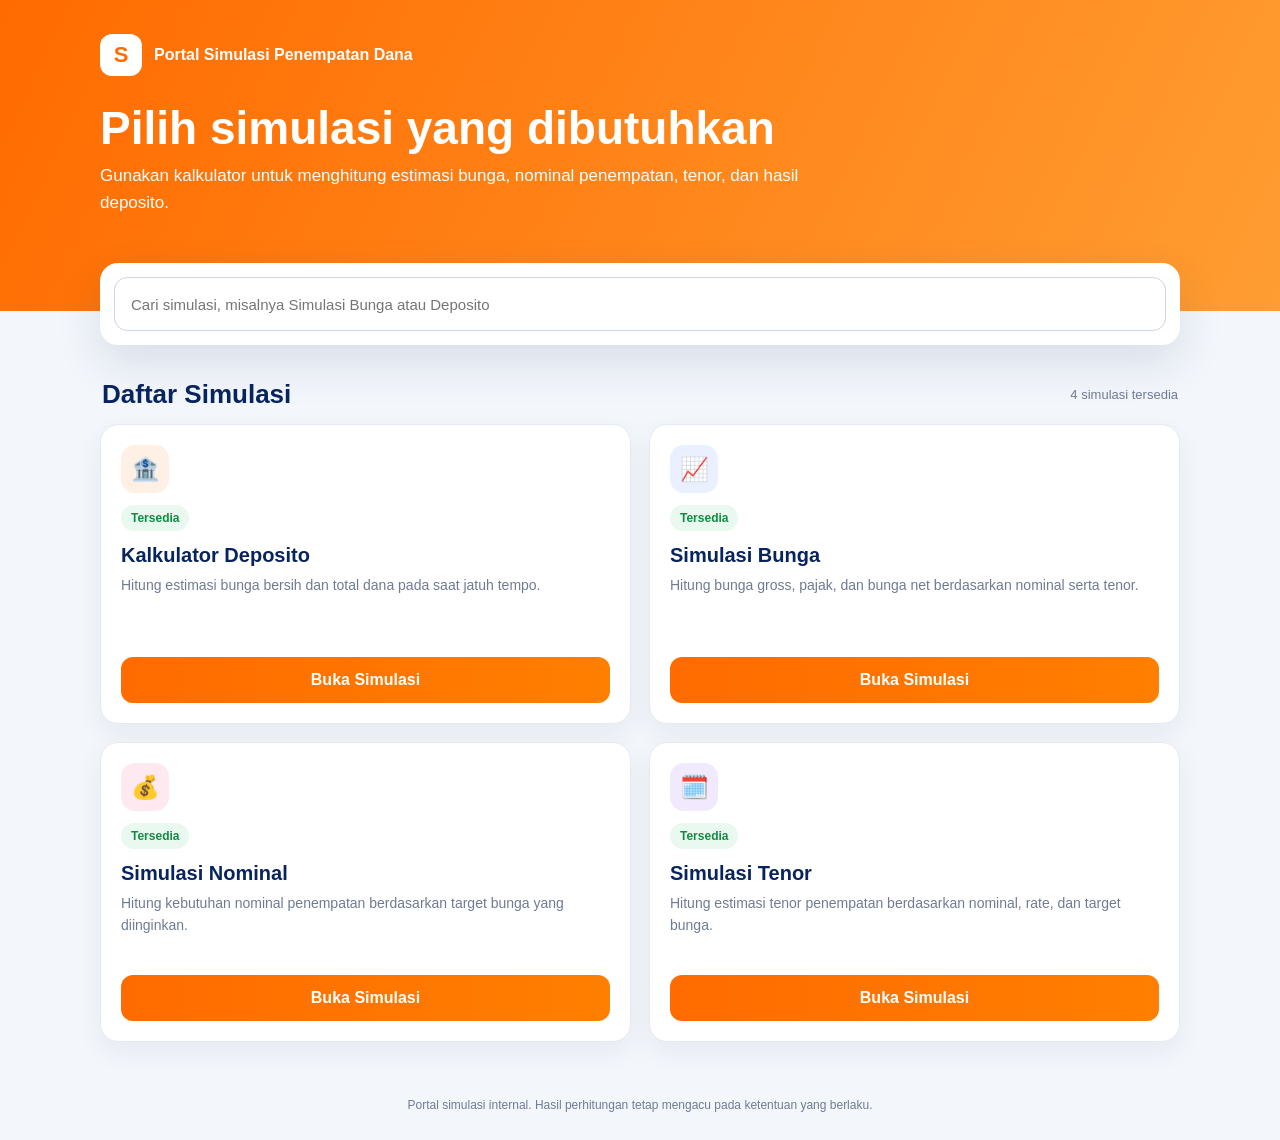
<file: index.html>
<!doctype html>
<html lang="id">
<head>
  <meta charset="utf-8">
  <meta name="viewport" content="width=device-width,initial-scale=1">
  <title>Portal Simulasi Penempatan Dana</title>
  <link rel="stylesheet" href="assets/style.css">
</head>
<body>
  <header class="hero">
    <div class="wrap">
      <div class="brand-row">
        <div class="brand-mark">S</div>
        <div class="brand-name">Portal Simulasi Penempatan Dana</div>
      </div>
      <h1>Pilih simulasi yang dibutuhkan</h1>
      <p>Gunakan kalkulator untuk menghitung estimasi bunga, nominal penempatan, tenor, dan hasil deposito.</p>
    </div>
  </header>

  <main class="wrap content">
    <div class="search-card">
      <input id="searchInput" type="search" placeholder="Cari simulasi, misalnya Simulasi Bunga atau Deposito">
    </div>

    <section>
      <div class="section-head">
        <h2>Daftar Simulasi</h2>
        <span id="countText">4 simulasi tersedia</span>
      </div>

      <div class="grid" id="cardGrid">
        <article class="card" data-search="deposito kalkulator deposito bunga bersih total akhir">
          <div class="icon orange-soft">🏦</div>
          <div class="status">Tersedia</div>
          <h3>Kalkulator Deposito</h3>
          <p>Hitung estimasi bunga bersih dan total dana pada saat jatuh tempo.</p>
          <a class="primary-btn" href="deposito.html">Buka Simulasi</a>
        </article>

        <article class="card" data-search="simulasi bunga nominal tenor tiering suku bunga">
          <div class="icon blue-soft">📈</div>
          <div class="status">Tersedia</div>
          <h3>Simulasi Bunga</h3>
          <p>Hitung bunga gross, pajak, dan bunga net berdasarkan nominal serta tenor.</p>
          <a class="primary-btn" href="simulasi-bunga.html">Buka Simulasi</a>
        </article>

        <article class="card" data-search="simulasi nominal penempatan target bunga">
          <div class="icon pink-soft">💰</div>
          <div class="status">Tersedia</div>
          <h3>Simulasi Nominal</h3>
          <p>Hitung kebutuhan nominal penempatan berdasarkan target bunga yang diinginkan.</p>
          <a class="primary-btn" href="simulasi-nominal.html">Buka Simulasi</a>
        </article>

        <article class="card" data-search="simulasi tenor bulan hari target bunga">
          <div class="icon purple-soft">🗓️</div>
          <div class="status">Tersedia</div>
          <h3>Simulasi Tenor</h3>
          <p>Hitung estimasi tenor penempatan berdasarkan nominal, rate, dan target bunga.</p>
          <a class="primary-btn" href="simulasi-tenor.html">Buka Simulasi</a>
        </article>
      </div>
    </section>

    <footer>Portal simulasi internal. Hasil perhitungan tetap mengacu pada ketentuan yang berlaku.</footer>
  </main>

  <script src="assets/index.js"></script>
</body>
</html>
</file>
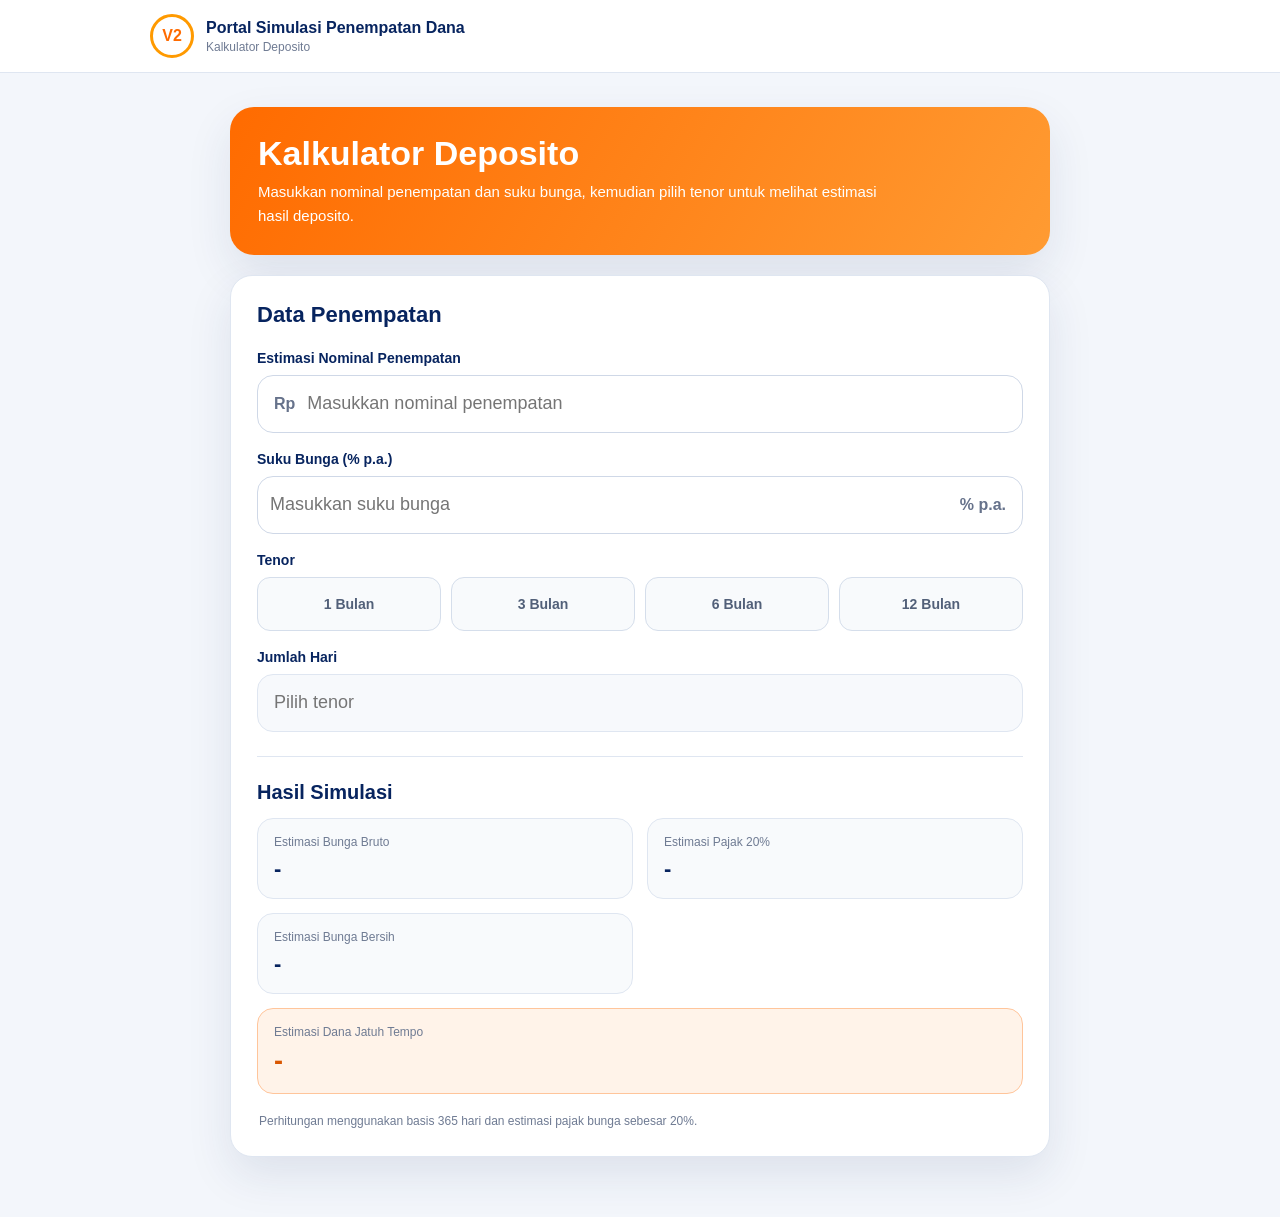
<file: deposito.html>
<!doctype html>
<html lang="id">
<head>
  <meta charset="utf-8" />
  <meta name="viewport" content="width=device-width, initial-scale=1" />
  <title>Kalkulator Deposito</title>
  <style>
    :root{
      --orange:#ff6b00;
      --orange-dark:#d95600;
      --orange-soft:#fff3e9;
      --navy:#07245f;
      --text:#27324b;
      --muted:#6f7b93;
      --line:#dfe6f1;
      --bg:#f3f6fb;
      --white:#ffffff;
      --shadow:0 18px 45px rgba(26,51,95,.10);
    }

    *{box-sizing:border-box}

    body{
      margin:0;
      font-family:Inter,Segoe UI,Arial,sans-serif;
      color:var(--text);
      background:var(--bg);
    }

    .topbar{
      background:var(--white);
      border-bottom:1px solid var(--line);
      position:sticky;
      top:0;
      z-index:10;
    }

    .topbar-inner{
      width:min(980px,calc(100% - 28px));
      height:72px;
      margin:auto;
      display:flex;
      align-items:center;
      gap:12px;
    }

    .brand{
      width:44px;
      height:44px;
      border:3px solid #ff9a00;
      border-radius:50%;
      display:grid;
      place-items:center;
      color:var(--orange);
      font-weight:900;
      background:#fff;
    }

    .brand-copy strong{
      display:block;
      color:var(--navy);
      font-size:16px;
    }

    .brand-copy span{
      display:block;
      margin-top:3px;
      color:var(--muted);
      font-size:12px;
    }

    .page{
      width:min(820px,calc(100% - 28px));
      margin:34px auto 60px;
    }

    .hero-card{
      background:linear-gradient(120deg,var(--orange),#ff9b32);
      color:#fff;
      border-radius:24px;
      padding:28px;
      box-shadow:var(--shadow);
      margin-bottom:20px;
    }

    .hero-card h1{
      margin:0 0 8px;
      font-size:34px;
      line-height:1.1;
    }

    .hero-card p{
      margin:0;
      font-size:15px;
      line-height:1.55;
      max-width:640px;
    }

    .panel{
      background:var(--white);
      border:1px solid var(--line);
      border-radius:22px;
      box-shadow:var(--shadow);
      padding:26px;
    }

    .panel-title{
      margin:0 0 22px;
      color:var(--navy);
      font-size:22px;
    }

    .form-grid{
      display:grid;
      grid-template-columns:1fr 1fr;
      gap:18px;
    }

    .field.full{
      grid-column:1 / -1;
    }

    label{
      display:block;
      margin-bottom:9px;
      font-size:14px;
      font-weight:800;
      color:var(--navy);
    }

    .input-wrap{
      display:flex;
      align-items:center;
      min-height:58px;
      border:1.5px solid #cfd8e7;
      border-radius:16px;
      background:#fff;
      transition:.18s ease;
      overflow:hidden;
    }

    .input-wrap:focus-within{
      border-color:var(--orange);
      box-shadow:0 0 0 4px rgba(255,107,0,.13);
    }

    .prefix,.suffix{
      color:#66728b;
      font-weight:800;
      white-space:nowrap;
    }

    .prefix{padding-left:16px}
    .suffix{padding-right:16px}

    .input-wrap input{
      width:100%;
      min-width:0;
      border:0;
      outline:0;
      background:transparent;
      padding:0 12px;
      font-size:18px;
      color:#35415a;
      height:56px;
    }

    input[type="number"]{
      appearance:textfield;
      -moz-appearance:textfield;
    }

    input[type="number"]::-webkit-inner-spin-button,
    input[type="number"]::-webkit-outer-spin-button{
      -webkit-appearance:none;
      margin:0;
    }

    .tenor-grid{
      display:grid;
      grid-template-columns:repeat(4,1fr);
      gap:10px;
    }

    .tenor-btn{
      height:54px;
      border:1px solid #d5deeb;
      border-radius:13px;
      background:#f8fafc;
      color:#526079;
      font-weight:800;
      font-size:14px;
      cursor:pointer;
      transition:.18s ease;
    }

    .tenor-btn:hover{
      border-color:#ffb47e;
      transform:translateY(-1px);
    }

    .tenor-btn.active{
      border-color:transparent;
      background:linear-gradient(90deg,var(--orange),#ff9700);
      color:#fff;
      box-shadow:0 9px 18px rgba(255,107,0,.20);
    }

    .readonly{
      width:100%;
      min-height:58px;
      border:1.5px solid var(--line);
      border-radius:16px;
      background:#f7f9fc;
      padding:0 16px;
      color:#5c6880;
      font-size:18px;
    }

    .result-section{
      margin-top:24px;
      padding-top:24px;
      border-top:1px solid var(--line);
    }

    .result-title{
      margin:0 0 14px;
      color:var(--navy);
      font-size:20px;
    }

    .result-grid{
      display:grid;
      grid-template-columns:repeat(2,1fr);
      gap:14px;
    }

    .result-card{
      border:1px solid var(--line);
      border-radius:16px;
      padding:16px;
      background:#f8fafc;
    }

    .result-card span{
      display:block;
      color:var(--muted);
      font-size:12px;
      margin-bottom:7px;
    }

    .result-card strong{
      display:block;
      color:var(--navy);
      font-size:22px;
      overflow-wrap:anywhere;
    }

    .result-card.total{
      grid-column:1 / -1;
      background:var(--orange-soft);
      border-color:#ffc59b;
    }

    .result-card.total strong{
      color:var(--orange-dark);
      font-size:27px;
    }

    .note{
      margin:18px 2px 0;
      color:var(--muted);
      font-size:12px;
      line-height:1.55;
    }

    @media(max-width:680px){
      .topbar-inner{
        height:64px;
      }

      .brand-copy span{
        display:none;
      }

      .page{
        margin-top:18px;
      }

      .hero-card{
        padding:22px 18px;
        border-radius:18px;
      }

      .hero-card h1{
        font-size:28px;
      }

      .panel{
        padding:18px 14px;
        border-radius:18px;
      }

      .form-grid{
        grid-template-columns:1fr;
        gap:16px;
      }

      .field.full{
        grid-column:auto;
      }

      .tenor-grid{
        grid-template-columns:repeat(2,1fr);
      }

      .result-grid{
        grid-template-columns:1fr;
      }

      .result-card.total{
        grid-column:auto;
      }

      .result-card strong{
        font-size:20px;
      }

      .result-card.total strong{
        font-size:24px;
      }
    }
  </style>
</head>
<body>
  <header class="topbar">
    <div class="topbar-inner">
      <div class="brand">V2</div>
      <div class="brand-copy">
        <strong>Portal Simulasi Penempatan Dana</strong>
        <span>Kalkulator Deposito</span>
      </div>
    </div>
  </header>

  <main class="page">
    <section class="hero-card">
      <h1>Kalkulator Deposito</h1>
      <p>Masukkan nominal penempatan dan suku bunga, kemudian pilih tenor untuk melihat estimasi hasil deposito.</p>
    </section>

    <section class="panel">
      <h2 class="panel-title">Data Penempatan</h2>

      <div class="form-grid">
        <div class="field full">
          <label for="nominal">Estimasi Nominal Penempatan</label>
          <div class="input-wrap">
            <span class="prefix">Rp</span>
            <input id="nominal" inputmode="numeric" value="" placeholder="Masukkan nominal penempatan" autocomplete="off" />
          </div>
        </div>

        <div class="field full">
          <label for="rate">Suku Bunga (% p.a.)</label>
          <div class="input-wrap">
            <input id="rate" type="number" value="" placeholder="Masukkan suku bunga" step="0.01" min="0" />
            <span class="suffix">% p.a.</span>
          </div>
        </div>

        <div class="field full">
          <label>Tenor</label>
          <div class="tenor-grid">
            <button type="button" class="tenor-btn" data-days="30">1 Bulan</button>
            <button type="button" class="tenor-btn" data-days="90">3 Bulan</button>
            <button type="button" class="tenor-btn" data-days="180">6 Bulan</button>
            <button type="button" class="tenor-btn" data-days="365">12 Bulan</button>
          </div>
        </div>

        <div class="field full">
          <label for="days">Jumlah Hari</label>
          <input id="days" class="readonly" value="" placeholder="Pilih tenor" readonly />
        </div>
      </div>

      <section class="result-section">
        <h2 class="result-title">Hasil Simulasi</h2>
        <div class="result-grid">
          <div class="result-card">
            <span>Estimasi Bunga Bruto</span>
            <strong id="gross">-</strong>
          </div>

          <div class="result-card">
            <span>Estimasi Pajak 20%</span>
            <strong id="tax">-</strong>
          </div>

          <div class="result-card">
            <span>Estimasi Bunga Bersih</span>
            <strong id="net">-</strong>
          </div>

          <div class="result-card total">
            <span>Estimasi Dana Jatuh Tempo</span>
            <strong id="total">-</strong>
          </div>
        </div>
      </section>

      <p class="note">Perhitungan menggunakan basis 365 hari dan estimasi pajak bunga sebesar 20%.</p>
    </section>
  </main>

  <script>
    const nominalInput = document.getElementById('nominal');
    const rateInput = document.getElementById('rate');
    const daysInput = document.getElementById('days');
    const grossEl = document.getElementById('gross');
    const taxEl = document.getElementById('tax');
    const netEl = document.getElementById('net');
    const totalEl = document.getElementById('total');
    const tenorButtons = [...document.querySelectorAll('.tenor-btn')];

    let selectedDays = 0;

    function onlyDigits(value){
      return String(value).replace(/\D/g,'');
    }

    function formatNumber(value){
      return Number(value || 0).toLocaleString('id-ID');
    }

    function rupiah(value){
      return 'Rp ' + Math.round(value || 0).toLocaleString('id-ID');
    }

    function formatNominalInput(){
      const raw = onlyDigits(nominalInput.value);
      nominalInput.value = raw ? formatNumber(raw) : '';
    }

    function resetResults(){
      grossEl.textContent = '-';
      taxEl.textContent = '-';
      netEl.textContent = '-';
      totalEl.textContent = '-';
    }

    function calculate(){
      const nominal = Number(onlyDigits(nominalInput.value)) || 0;
      const rate = Number(rateInput.value) || 0;

      daysInput.value = selectedDays ? selectedDays + ' hari' : '';

      if(!nominal || !rate || !selectedDays){
        resetResults();
        return;
      }

      const gross = nominal * (rate / 100) * (selectedDays / 365);
      const tax = gross * 0.20;
      const net = gross - tax;
      const total = nominal + net;

      grossEl.textContent = rupiah(gross);
      taxEl.textContent = rupiah(tax);
      netEl.textContent = rupiah(net);
      totalEl.textContent = rupiah(total);
    }

    nominalInput.addEventListener('input', () => {
      formatNominalInput();
      calculate();
    });

    rateInput.addEventListener('input', calculate);

    tenorButtons.forEach(button => {
      button.addEventListener('click', () => {
        tenorButtons.forEach(item => item.classList.remove('active'));
        button.classList.add('active');
        selectedDays = Number(button.dataset.days);
        calculate();
      });
    });


  </script>
</body>
</html>
</file>
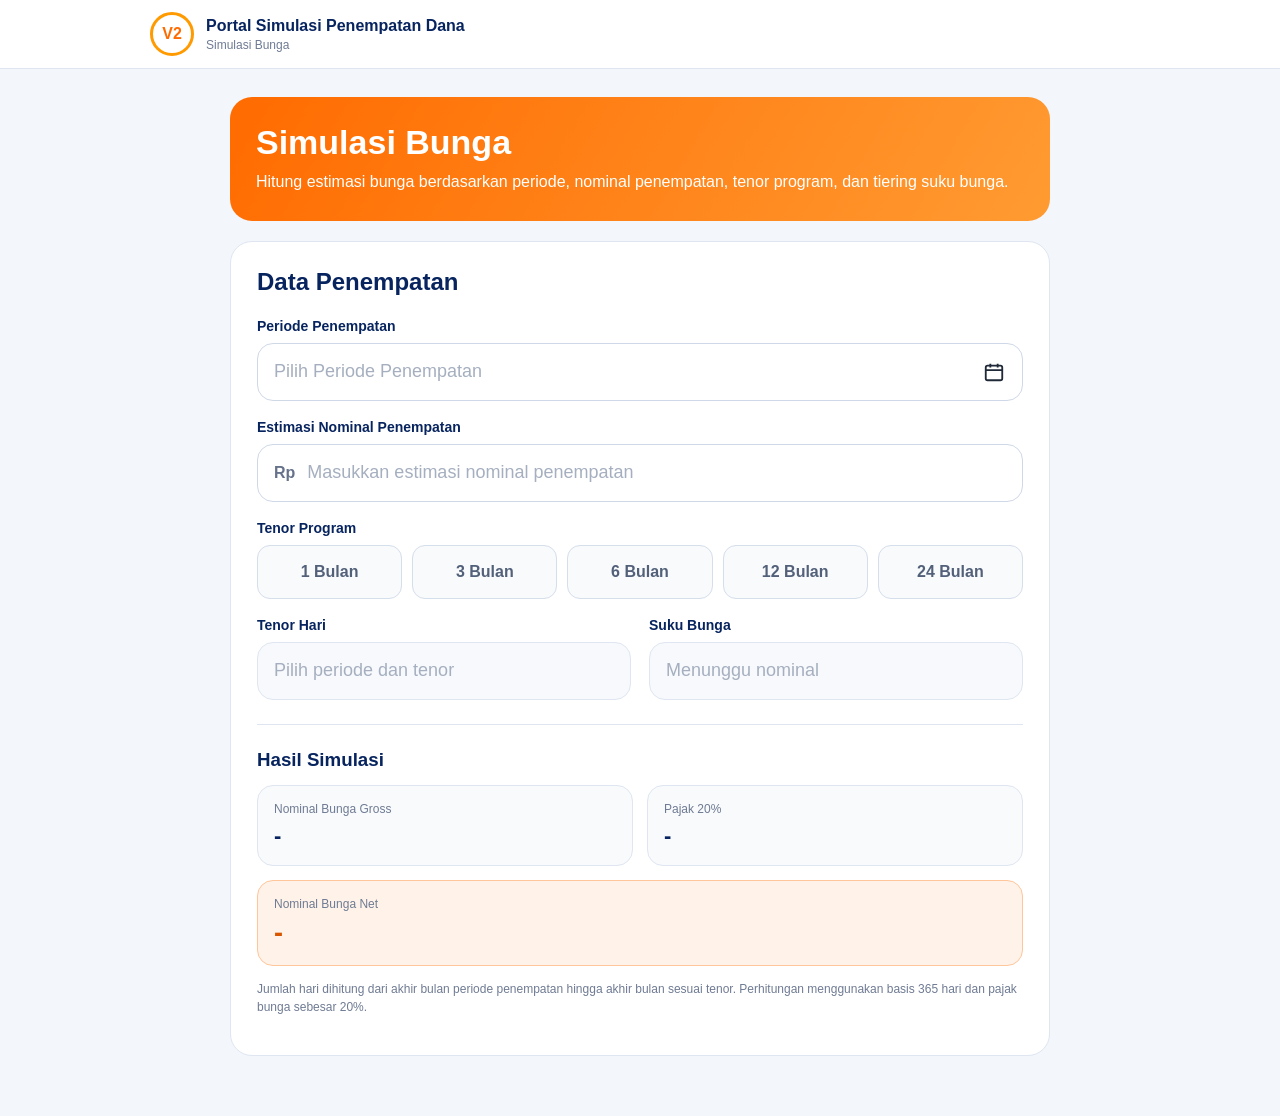
<file: simulasi-bunga.html>
<!doctype html>
<html lang="id">
<head>
  <meta charset="utf-8">
  <meta name="viewport" content="width=device-width, initial-scale=1">
  <title>Simulasi Bunga</title>

  <style>
    :root{
      --orange:#ff6b00;
      --orange-2:#ff9b32;
      --orange-soft:#fff3e9;
      --navy:#07245f;
      --text:#27324b;
      --muted:#6f7b93;
      --line:#dfe6f1;
      --bg:#f3f6fb;
      --white:#ffffff;
    }

    *{box-sizing:border-box}

    body{
      margin:0;
      font-family:"Segoe UI",Arial,sans-serif;
      background:var(--bg);
      color:var(--text);
    }

    button,input{font:inherit}

    .topbar{
      background:var(--white);
      border-bottom:1px solid var(--line);
    }

    .topbar-inner{
      width:min(980px,calc(100% - 28px));
      height:68px;
      margin:auto;
      display:flex;
      align-items:center;
      gap:12px;
    }

    .brand{
      width:44px;
      height:44px;
      border:3px solid #ff9a00;
      border-radius:50%;
      display:grid;
      place-items:center;
      color:var(--orange);
      font-weight:900;
      background:#fff;
    }

    .brand-copy strong{
      display:block;
      color:var(--navy);
    }

    .brand-copy span{
      display:block;
      margin-top:3px;
      font-size:12px;
      color:var(--muted);
    }

    .page{
      width:min(820px,calc(100% - 28px));
      margin:28px auto 60px;
    }

    .hero{
      padding:26px;
      border-radius:22px;
      color:#fff;
      background:linear-gradient(120deg,var(--orange),var(--orange-2));
      margin-bottom:20px;
    }

    .hero h1{
      margin:0 0 8px;
      font-size:34px;
    }

    .hero p{
      margin:0;
      line-height:1.55;
    }

    .panel{
      padding:26px;
      background:#fff;
      border:1px solid var(--line);
      border-radius:22px;
    }

    .panel h2{
      margin:0 0 22px;
      color:var(--navy);
    }

    .grid{
      display:grid;
      grid-template-columns:1fr 1fr;
      gap:18px;
    }

    .full{grid-column:1 / -1}

    label{
      display:block;
      margin-bottom:9px;
      color:var(--navy);
      font-size:14px;
      font-weight:800;
    }

    .input{
      display:flex;
      align-items:center;
      min-height:58px;
      border:1.5px solid #cfd8e7;
      border-radius:16px;
      background:#fff;
      overflow:hidden;
      transition:.18s ease;
    }

    .input:focus-within{
      border-color:var(--orange);
      box-shadow:0 0 0 4px rgba(255,107,0,.13);
    }

    .input input{
      width:100%;
      height:56px;
      border:0;
      outline:0;
      background:transparent;
      padding:0 12px;
      font-size:18px;
      color:#35415a;
    }

    .input input::placeholder,
    .readonly::placeholder{
      color:#a5afbf;
    }

    .prefix{
      padding-left:16px;
      color:#66728b;
      font-weight:800;
      white-space:nowrap;
    }

    .tenors{
      display:grid;
      grid-template-columns:repeat(5,1fr);
      gap:10px;
    }

    .tenor{
      height:54px;
      border:1px solid #d5deeb;
      border-radius:13px;
      background:#f8fafc;
      color:#526079;
      font-weight:800;
      cursor:pointer;
      transition:.18s ease;
    }

    .tenor:hover{
      border-color:#ffb47e;
      transform:translateY(-1px);
    }

    .tenor.active{
      border-color:transparent;
      background:linear-gradient(90deg,var(--orange),#ff9700);
      color:#fff;
      box-shadow:0 8px 18px rgba(255,107,0,.18);
    }

    .readonly{
      width:100%;
      min-height:58px;
      border:1.5px solid var(--line);
      border-radius:16px;
      background:#f7f9fc;
      padding:0 16px;
      color:#5c6880;
      font-size:18px;
    }

    .results{
      margin-top:24px;
      padding-top:24px;
      border-top:1px solid var(--line);
    }

    .results h3{
      margin:0 0 14px;
      color:var(--navy);
    }

    .result-grid{
      display:grid;
      grid-template-columns:1fr 1fr;
      gap:14px;
    }

    .card{
      padding:16px;
      border:1px solid var(--line);
      border-radius:16px;
      background:#f8fafc;
    }

    .card span{
      display:block;
      margin-bottom:7px;
      color:var(--muted);
      font-size:12px;
    }

    .card strong{
      display:block;
      color:var(--navy);
      font-size:22px;
      overflow-wrap:anywhere;
    }

    .card.net{
      grid-column:1 / -1;
      background:var(--orange-soft);
      border-color:#ffc59b;
    }

    .card.net strong{
      color:#d95600;
      font-size:27px;
    }

    .note{
      margin-top:14px;
      color:var(--muted);
      font-size:12px;
      line-height:1.55;
    }

    /* CUSTOM MONTH PICKER */
    .month-field{position:relative}

    .month-display{
      width:100%;
      height:58px;
      border:1.5px solid #cfd8e7;
      border-radius:16px;
      background:#fff;
      padding:0 54px 0 16px;
      font-size:18px;
      color:#35415a;
      text-align:left;
      cursor:pointer;
      transition:.18s ease;
    }

    .month-display:hover,
    .month-display:focus{
      border-color:var(--orange);
      outline:none;
      box-shadow:0 0 0 4px rgba(255,107,0,.13);
    }

    .month-display.placeholder{color:#a5afbf}

    .calendar-icon{
      position:absolute;
      right:18px;
      top:29px;
      transform:translateY(-50%);
      pointer-events:none;
      color:#1f2937;
      width:22px;
      height:22px;
    }

    .month-picker{
      display:none;
      position:absolute;
      top:66px;
      left:0;
      z-index:30;
      width:310px;
      padding:14px;
      border:1px solid #cfd8e7;
      border-radius:14px;
      background:#fff;
      box-shadow:0 16px 36px rgba(7,36,95,.16);
    }

    .month-picker.open{display:block}

    .picker-head{
      display:flex;
      align-items:center;
      justify-content:space-between;
      margin-bottom:12px;
    }

    .year-btn{
      width:34px;
      height:34px;
      border:1px solid var(--line);
      border-radius:9px;
      background:#f8fafc;
      cursor:pointer;
      font-size:18px;
      color:var(--navy);
    }

    .year-label{
      font-weight:800;
      color:var(--navy);
    }

    .month-grid{
      display:grid;
      grid-template-columns:repeat(4,1fr);
      gap:8px;
    }

    .month-option{
      height:42px;
      border:1px solid transparent;
      border-radius:10px;
      background:#f8fafc;
      cursor:pointer;
      font-weight:700;
      color:#35415a;
    }

    .month-option:hover{border-color:#ffb47e}

    .month-option.selected{
      background:var(--orange);
      color:#fff;
    }

    .picker-actions{
      display:flex;
      justify-content:space-between;
      margin-top:12px;
    }

    .text-btn{
      border:0;
      background:transparent;
      color:#0a67d8;
      cursor:pointer;
      font-weight:700;
    }

    @media(max-width:680px){
      .brand-copy span{display:none}
      .page{margin-top:18px}
      .hero{padding:22px 18px}
      .hero h1{font-size:28px}
      .panel{padding:18px 14px}
      .grid{grid-template-columns:1fr}
      .full{grid-column:auto}
      .tenors{grid-template-columns:repeat(3,1fr)}
      .result-grid{grid-template-columns:1fr}
      .card.net{grid-column:auto}
      .card strong{font-size:20px}
      .card.net strong{font-size:24px}
      .month-picker{width:min(310px,calc(100vw - 56px))}
    }
  </style>
</head>

<body>
  <header class="topbar">
    <div class="topbar-inner">
      <div class="brand">V2</div>

      <div class="brand-copy">
        <strong>Portal Simulasi Penempatan Dana</strong>
        <span>Simulasi Bunga</span>
      </div>
    </div>
  </header>

  <main class="page">
    <section class="hero">
      <h1>Simulasi Bunga</h1>
      <p>
        Hitung estimasi bunga berdasarkan periode, nominal penempatan,
        tenor program, dan tiering suku bunga.
      </p>
    </section>

    <section class="panel">
      <h2>Data Penempatan</h2>

      <div class="grid">
        <div class="full">
          <label>Periode Penempatan</label>

          <div class="month-field" id="monthField">
            <button
              type="button"
              id="monthDisplay"
              class="month-display placeholder"
              aria-haspopup="dialog"
              aria-expanded="false"
            >
              Pilih Periode Penempatan
            </button>

            <svg
              class="calendar-icon"
              viewBox="0 0 24 24"
              fill="none"
              stroke="currentColor"
              stroke-width="2"
              aria-hidden="true"
            >
              <rect x="3" y="5" width="18" height="16" rx="2"></rect>
              <path d="M16 3v4M8 3v4M3 10h18"></path>
            </svg>

            <div
              id="monthPicker"
              class="month-picker"
              role="dialog"
              aria-label="Pilih periode penempatan"
            >
              <div class="picker-head">
                <button type="button" class="year-btn" id="prevYear" aria-label="Tahun sebelumnya">‹</button>
                <div class="year-label" id="yearLabel">2026</div>
                <button type="button" class="year-btn" id="nextYear" aria-label="Tahun berikutnya">›</button>
              </div>

              <div class="month-grid" id="monthGrid"></div>

              <div class="picker-actions">
                <button type="button" class="text-btn" id="clearMonth">Hapus</button>
                <button type="button" class="text-btn" id="thisMonth">Bulan ini</button>
              </div>
            </div>
          </div>

          <input type="hidden" id="period" value="">
        </div>

        <div class="full">
          <label for="nominal">Estimasi Nominal Penempatan</label>

          <div class="input">
            <span class="prefix">Rp</span>

            <input
              id="nominal"
              type="text"
              inputmode="numeric"
              value=""
              placeholder="Masukkan estimasi nominal penempatan"
              autocomplete="off"
            >
          </div>
        </div>

        <div class="full">
          <label>Tenor Program</label>

          <div class="tenors">
            <button type="button" class="tenor" data-months="1">1 Bulan</button>
            <button type="button" class="tenor" data-months="3">3 Bulan</button>
            <button type="button" class="tenor" data-months="6">6 Bulan</button>
            <button type="button" class="tenor" data-months="12">12 Bulan</button>
            <button type="button" class="tenor" data-months="24">24 Bulan</button>
          </div>
        </div>

        <div>
          <label for="days">Tenor Hari</label>

          <input
            id="days"
            class="readonly"
            value=""
            placeholder="Pilih periode dan tenor"
            readonly
          >
        </div>

        <div>
          <label for="rate">Suku Bunga</label>

          <input
            id="rate"
            class="readonly"
            value=""
            placeholder="Menunggu nominal"
            readonly
          >
        </div>
      </div>

      <section class="results">
        <h3>Hasil Simulasi</h3>

        <div class="result-grid">
          <div class="card">
            <span>Nominal Bunga Gross</span>
            <strong id="gross">-</strong>
          </div>

          <div class="card">
            <span>Pajak 20%</span>
            <strong id="tax">-</strong>
          </div>

          <div class="card net">
            <span>Nominal Bunga Net</span>
            <strong id="net">-</strong>
          </div>
        </div>
      </section>

      <p class="note">
        Jumlah hari dihitung dari akhir bulan periode penempatan hingga akhir
        bulan sesuai tenor. Perhitungan menggunakan basis 365 hari dan pajak
        bunga sebesar 20%.
      </p>
    </section>
  </main>

  <script>
    const period = document.getElementById("period");
    const nominal = document.getElementById("nominal");
    const days = document.getElementById("days");
    const rate = document.getElementById("rate");
    const gross = document.getElementById("gross");
    const tax = document.getElementById("tax");
    const net = document.getElementById("net");

    const tenorButtons = [
      ...document.querySelectorAll(".tenor")
    ];

    const monthField = document.getElementById("monthField");
    const monthDisplay = document.getElementById("monthDisplay");
    const monthPicker = document.getElementById("monthPicker");
    const monthGrid = document.getElementById("monthGrid");
    const yearLabel = document.getElementById("yearLabel");
    const prevYear = document.getElementById("prevYear");
    const nextYear = document.getElementById("nextYear");
    const clearMonth = document.getElementById("clearMonth");
    const thisMonth = document.getElementById("thisMonth");

    const monthShort = [
      "Jan","Feb","Mar","Apr","Mei","Jun",
      "Jul","Agu","Sep","Okt","Nov","Des"
    ];

    const monthFull = [
      "Januari","Februari","Maret","April","Mei","Juni",
      "Juli","Agustus","September","Oktober","November","Desember"
    ];

    let tenorMonths = 0;
    let pickerYear = new Date().getFullYear();
    let selectedYear = null;
    let selectedMonth = null;

    function onlyDigits(value){
      return String(value).replace(/\D/g,"");
    }

    function formatRupiah(value){
      return "Rp " + Math.round(value || 0).toLocaleString("id-ID");
    }

    function getTierRate(nominalValue){
      if(nominalValue > 1000000000) return 5.00;
      if(nominalValue > 500000000) return 4.75;
      if(nominalValue > 300000000) return 4.50;
      if(nominalValue > 100000000) return 4.25;
      if(nominalValue > 25000000) return 4.00;
      if(nominalValue >= 1000000) return 3.75;
      return 0;
    }

    function getLastDay(year,monthIndex){
      return new Date(year,monthIndex + 1,0);
    }

    function calculateTenorDays(periodValue,months){
      if(!periodValue || !months){
        return 0;
      }

      const [year,month] = periodValue
        .split("-")
        .map(Number);

      const startDate = getLastDay(year,month - 1);
      const endDate = getLastDay(year,month - 1 + months);

      return Math.round(
        (endDate - startDate) / 86400000
      );
    }

    function formatNominalInput(){
      const raw = onlyDigits(nominal.value);

      nominal.value = raw
        ? Number(raw).toLocaleString("id-ID")
        : "";
    }

    function resetResults(){
      gross.textContent = "-";
      tax.textContent = "-";
      net.textContent = "-";
    }

    function calculate(){
      const nominalValue =
        Number(onlyDigits(nominal.value)) || 0;

      const annualRate =
        getTierRate(nominalValue);

      const tenorDay =
        calculateTenorDays(period.value,tenorMonths);

      days.value = tenorDay
        ? tenorDay + " hari"
        : "";

      rate.value = annualRate
        ? annualRate.toLocaleString("id-ID",{
            minimumFractionDigits:2,
            maximumFractionDigits:2
          }) + "% p.a."
        : "";

      if(
        !period.value ||
        !tenorMonths ||
        !nominalValue ||
        !annualRate ||
        !tenorDay
      ){
        resetResults();
        return;
      }

      const grossValue =
        nominalValue *
        (annualRate / 100) *
        (tenorDay / 365);

      const taxValue =
        grossValue * 0.20;

      const netValue =
        grossValue - taxValue;

      gross.textContent =
        formatRupiah(grossValue);

      tax.textContent =
        "- " + formatRupiah(taxValue);

      net.textContent =
        formatRupiah(netValue);
    }

    function renderMonths(){
      yearLabel.textContent = pickerYear;
      monthGrid.innerHTML = "";

      monthShort.forEach((monthName,index)=>{
        const button =
          document.createElement("button");

        button.type = "button";
        button.className = "month-option";
        button.textContent = monthName;

        if(
          selectedYear === pickerYear &&
          selectedMonth === index + 1
        ){
          button.classList.add("selected");
        }

        button.addEventListener("click",()=>{
          selectedYear = pickerYear;
          selectedMonth = index + 1;

          period.value =
            selectedYear +
            "-" +
            String(selectedMonth).padStart(2,"0");

          monthDisplay.textContent =
            monthFull[index] +
            " " +
            selectedYear;

          monthDisplay.classList.remove("placeholder");
          closeMonthPicker();
          calculate();
        });

        monthGrid.appendChild(button);
      });
    }

    function openMonthPicker(){
      monthPicker.classList.add("open");
      monthDisplay.setAttribute("aria-expanded","true");
    }

    function closeMonthPicker(){
      monthPicker.classList.remove("open");
      monthDisplay.setAttribute("aria-expanded","false");
    }

    monthDisplay.addEventListener("click",()=>{
      if(monthPicker.classList.contains("open")){
        closeMonthPicker();
      }else{
        openMonthPicker();
      }
    });

    prevYear.addEventListener("click",()=>{
      pickerYear--;
      renderMonths();
    });

    nextYear.addEventListener("click",()=>{
      pickerYear++;
      renderMonths();
    });

    clearMonth.addEventListener("click",()=>{
      selectedYear = null;
      selectedMonth = null;
      period.value = "";

      monthDisplay.textContent =
        "Pilih Periode Penempatan";

      monthDisplay.classList.add("placeholder");

      closeMonthPicker();
      calculate();
    });

    thisMonth.addEventListener("click",()=>{
      const today = new Date();

      pickerYear = today.getFullYear();
      selectedYear = pickerYear;
      selectedMonth = today.getMonth() + 1;

      period.value =
        selectedYear +
        "-" +
        String(selectedMonth).padStart(2,"0");

      monthDisplay.textContent =
        monthFull[selectedMonth - 1] +
        " " +
        selectedYear;

      monthDisplay.classList.remove("placeholder");

      closeMonthPicker();
      renderMonths();
      calculate();
    });

    document.addEventListener("click",event=>{
      if(!monthField.contains(event.target)){
        closeMonthPicker();
      }
    });

    document.addEventListener("keydown",event=>{
      if(event.key === "Escape"){
        closeMonthPicker();
      }
    });

    nominal.addEventListener("input",()=>{
      formatNominalInput();
      calculate();
    });

    tenorButtons.forEach(button=>{
      button.addEventListener("click",()=>{
        tenorButtons.forEach(item=>{
          item.classList.remove("active");
        });

        button.classList.add("active");
        tenorMonths = Number(button.dataset.months);

        calculate();
      });
    });

    renderMonths();
    resetResults();
  </script>
</body>
</html>
</file>
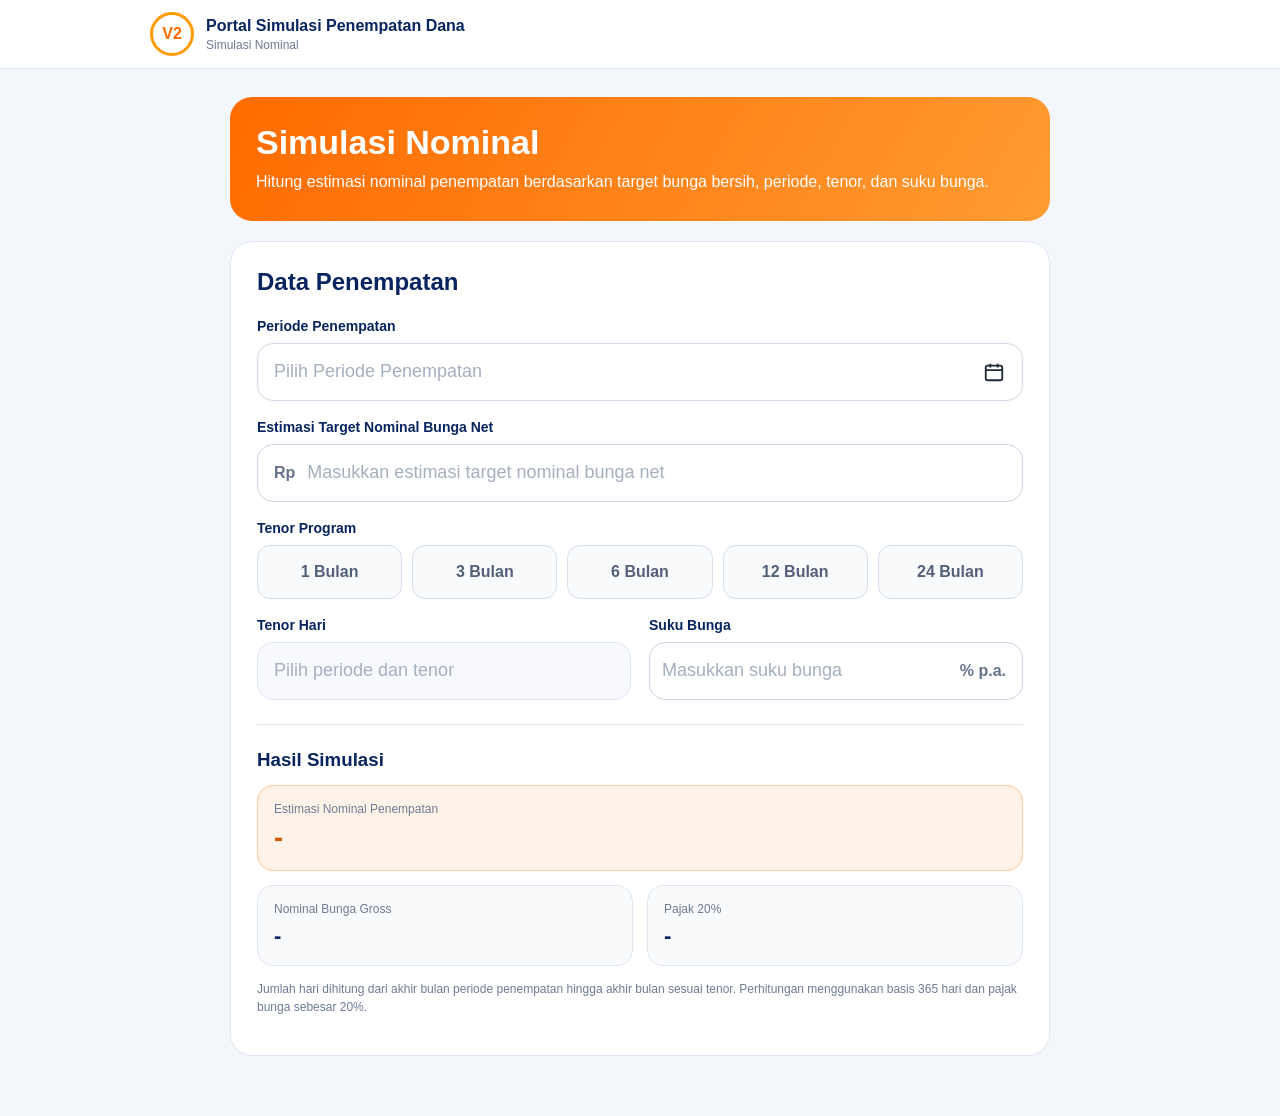
<file: simulasi-nominal.html>
<!doctype html>
<html lang="id">
<head>
  <meta charset="utf-8">
  <meta name="viewport" content="width=device-width, initial-scale=1">
  <title>Simulasi Nominal</title>

  <style>
    :root{
      --orange:#ff6b00;
      --orange-2:#ff9b32;
      --orange-soft:#fff3e9;
      --navy:#07245f;
      --text:#27324b;
      --muted:#6f7b93;
      --line:#dfe6f1;
      --bg:#f3f6fb;
      --white:#ffffff;
    }

    *{
      box-sizing:border-box;
    }

    body{
      margin:0;
      font-family:"Segoe UI",Arial,sans-serif;
      background:var(--bg);
      color:var(--text);
    }

    button,
    input{
      font:inherit;
    }

    .topbar{
      background:var(--white);
      border-bottom:1px solid var(--line);
    }

    .topbar-inner{
      width:min(980px,calc(100% - 28px));
      height:68px;
      margin:auto;
      display:flex;
      align-items:center;
      gap:12px;
    }

    .brand{
      width:44px;
      height:44px;
      border:3px solid #ff9a00;
      border-radius:50%;
      display:grid;
      place-items:center;
      color:var(--orange);
      font-weight:900;
      background:#fff;
    }

    .brand-copy strong{
      display:block;
      color:var(--navy);
    }

    .brand-copy span{
      display:block;
      margin-top:3px;
      font-size:12px;
      color:var(--muted);
    }

    .page{
      width:min(820px,calc(100% - 28px));
      margin:28px auto 60px;
    }

    .hero{
      padding:26px;
      border-radius:22px;
      color:#fff;
      background:linear-gradient(120deg,var(--orange),var(--orange-2));
      margin-bottom:20px;
    }

    .hero h1{
      margin:0 0 8px;
      font-size:34px;
    }

    .hero p{
      margin:0;
      line-height:1.55;
    }

    .panel{
      padding:26px;
      background:#fff;
      border:1px solid var(--line);
      border-radius:22px;
    }

    .panel h2{
      margin:0 0 22px;
      color:var(--navy);
    }

    .grid{
      display:grid;
      grid-template-columns:1fr 1fr;
      gap:18px;
    }

    .full{
      grid-column:1 / -1;
    }

    label{
      display:block;
      margin-bottom:9px;
      color:var(--navy);
      font-size:14px;
      font-weight:800;
    }

    .input{
      display:flex;
      align-items:center;
      min-height:58px;
      border:1.5px solid #cfd8e7;
      border-radius:16px;
      background:#fff;
      overflow:hidden;
      transition:.18s ease;
    }

    .input:focus-within{
      border-color:var(--orange);
      box-shadow:0 0 0 4px rgba(255,107,0,.13);
    }

    .input input{
      width:100%;
      height:56px;
      border:0;
      outline:0;
      background:transparent;
      padding:0 12px;
      font-size:18px;
      color:#35415a;
    }

    .input input::placeholder,
    .readonly::placeholder{
      color:#a5afbf;
    }

    .prefix,
    .suffix{
      color:#66728b;
      font-weight:800;
      white-space:nowrap;
    }

    .prefix{
      padding-left:16px;
    }

    .suffix{
      padding-right:16px;
    }

    .tenors{
      display:grid;
      grid-template-columns:repeat(5,1fr);
      gap:10px;
    }

    .tenor{
      height:54px;
      border:1px solid #d5deeb;
      border-radius:13px;
      background:#f8fafc;
      color:#526079;
      font-weight:800;
      cursor:pointer;
      transition:.18s ease;
    }

    .tenor:hover{
      border-color:#ffb47e;
      transform:translateY(-1px);
    }

    .tenor.active{
      border-color:transparent;
      background:linear-gradient(90deg,var(--orange),#ff9700);
      color:#fff;
      box-shadow:0 8px 18px rgba(255,107,0,.18);
    }

    .readonly{
      width:100%;
      min-height:58px;
      border:1.5px solid var(--line);
      border-radius:16px;
      background:#f7f9fc;
      padding:0 16px;
      color:#5c6880;
      font-size:18px;
    }

    .results{
      margin-top:24px;
      padding-top:24px;
      border-top:1px solid var(--line);
    }

    .results h3{
      margin:0 0 14px;
      color:var(--navy);
    }

    .result-grid{
      display:grid;
      grid-template-columns:1fr 1fr;
      gap:14px;
    }

    .card{
      padding:16px;
      border:1px solid var(--line);
      border-radius:16px;
      background:#f8fafc;
    }

    .card span{
      display:block;
      margin-bottom:7px;
      color:var(--muted);
      font-size:12px;
    }

    .card strong{
      display:block;
      color:var(--navy);
      font-size:22px;
      overflow-wrap:anywhere;
    }

    .card.main{
      grid-column:1 / -1;
      background:var(--orange-soft);
      border-color:#ffc59b;
    }

    .card.main strong{
      color:#d95600;
      font-size:27px;
    }

    .note{
      margin-top:14px;
      color:var(--muted);
      font-size:12px;
      line-height:1.55;
    }

    /* ==============================
       CUSTOM MONTH PICKER
       ============================== */

    .month-field{
      position:relative;
    }

    .month-display{
      width:100%;
      height:58px;
      border:1.5px solid #cfd8e7;
      border-radius:16px;
      background:#fff;
      padding:0 54px 0 16px;
      font-size:18px;
      color:#35415a;
      text-align:left;
      cursor:pointer;
      transition:.18s ease;
    }

    .month-display:hover,
    .month-display:focus{
      border-color:var(--orange);
      outline:none;
      box-shadow:0 0 0 4px rgba(255,107,0,.13);
    }

    .month-display.placeholder{
      color:#a5afbf;
    }

    .calendar-icon{
      position:absolute;
      right:18px;
      top:29px;
      transform:translateY(-50%);
      pointer-events:none;
      color:#1f2937;
      width:22px;
      height:22px;
    }

    .month-picker{
      display:none;
      position:absolute;
      top:66px;
      left:0;
      z-index:30;
      width:310px;
      padding:14px;
      border:1px solid #cfd8e7;
      border-radius:14px;
      background:#fff;
      box-shadow:0 16px 36px rgba(7,36,95,.16);
    }

    .month-picker.open{
      display:block;
    }

    .picker-head{
      display:flex;
      align-items:center;
      justify-content:space-between;
      margin-bottom:12px;
    }

    .year-btn{
      width:34px;
      height:34px;
      border:1px solid var(--line);
      border-radius:9px;
      background:#f8fafc;
      cursor:pointer;
      font-size:18px;
      color:var(--navy);
    }

    .year-btn:hover{
      border-color:#ffb47e;
    }

    .year-label{
      font-weight:800;
      color:var(--navy);
    }

    .month-grid{
      display:grid;
      grid-template-columns:repeat(4,1fr);
      gap:8px;
    }

    .month-option{
      height:42px;
      border:1px solid transparent;
      border-radius:10px;
      background:#f8fafc;
      cursor:pointer;
      font-weight:700;
      color:#35415a;
    }

    .month-option:hover{
      border-color:#ffb47e;
    }

    .month-option.selected{
      background:var(--orange);
      color:#fff;
    }

    .picker-actions{
      display:flex;
      justify-content:space-between;
      margin-top:12px;
    }

    .text-btn{
      border:0;
      background:transparent;
      color:#0a67d8;
      cursor:pointer;
      font-weight:700;
    }

    @media(max-width:680px){
      .brand-copy span{
        display:none;
      }

      .page{
        margin-top:18px;
      }

      .hero{
        padding:22px 18px;
      }

      .hero h1{
        font-size:28px;
      }

      .panel{
        padding:18px 14px;
      }

      .grid{
        grid-template-columns:1fr;
      }

      .full{
        grid-column:auto;
      }

      .tenors{
        grid-template-columns:repeat(3,1fr);
      }

      .result-grid{
        grid-template-columns:1fr;
      }

      .card.main{
        grid-column:auto;
      }

      .card strong{
        font-size:20px;
      }

      .card.main strong{
        font-size:24px;
      }

      .month-picker{
        width:min(310px,calc(100vw - 56px));
      }
    }
  </style>
</head>

<body>
  <header class="topbar">
    <div class="topbar-inner">
      <div class="brand">V2</div>

      <div class="brand-copy">
        <strong>Portal Simulasi Penempatan Dana</strong>
        <span>Simulasi Nominal</span>
      </div>
    </div>
  </header>

  <main class="page">
    <section class="hero">
      <h1>Simulasi Nominal</h1>
      <p>
        Hitung estimasi nominal penempatan berdasarkan target bunga bersih,
        periode, tenor, dan suku bunga.
      </p>
    </section>

    <section class="panel">
      <h2>Data Penempatan</h2>

      <div class="grid">
        <!-- PERIODE PENEMPATAN -->
        <div class="full">
          <label>Periode Penempatan</label>

          <div class="month-field" id="monthField">
            <button
              type="button"
              id="monthDisplay"
              class="month-display placeholder"
              aria-haspopup="dialog"
              aria-expanded="false"
            >
              Pilih Periode Penempatan
            </button>

            <svg
              class="calendar-icon"
              viewBox="0 0 24 24"
              fill="none"
              stroke="currentColor"
              stroke-width="2"
              aria-hidden="true"
            >
              <rect x="3" y="5" width="18" height="16" rx="2"></rect>
              <path d="M16 3v4M8 3v4M3 10h18"></path>
            </svg>

            <div
              id="monthPicker"
              class="month-picker"
              role="dialog"
              aria-label="Pilih periode penempatan"
            >
              <div class="picker-head">
                <button
                  type="button"
                  class="year-btn"
                  id="prevYear"
                  aria-label="Tahun sebelumnya"
                >
                  ‹
                </button>

                <div class="year-label" id="yearLabel">2026</div>

                <button
                  type="button"
                  class="year-btn"
                  id="nextYear"
                  aria-label="Tahun berikutnya"
                >
                  ›
                </button>
              </div>

              <div class="month-grid" id="monthGrid"></div>

              <div class="picker-actions">
                <button type="button" class="text-btn" id="clearMonth">
                  Hapus
                </button>

                <button type="button" class="text-btn" id="thisMonth">
                  Bulan ini
                </button>
              </div>
            </div>
          </div>

          <!-- Nilai yang dipakai untuk perhitungan: YYYY-MM -->
          <input type="hidden" id="period" value="">
        </div>

        <!-- TARGET BUNGA NET -->
        <div class="full">
          <label for="target">Estimasi Target Nominal Bunga Net</label>

          <div class="input">
            <span class="prefix">Rp</span>

            <input
              id="target"
              type="text"
              inputmode="numeric"
              value=""
              placeholder="Masukkan estimasi target nominal bunga net"
              autocomplete="off"
            >
          </div>
        </div>

        <!-- TENOR -->
        <div class="full">
          <label>Tenor Program</label>

          <div class="tenors">
            <button type="button" class="tenor" data-months="1">
              1 Bulan
            </button>

            <button type="button" class="tenor" data-months="3">
              3 Bulan
            </button>

            <button type="button" class="tenor" data-months="6">
              6 Bulan
            </button>

            <button type="button" class="tenor" data-months="12">
              12 Bulan
            </button>

            <button type="button" class="tenor" data-months="24">
              24 Bulan
            </button>
          </div>
        </div>

        <!-- TENOR HARI -->
        <div>
          <label for="days">Tenor Hari</label>

          <input
            id="days"
            class="readonly"
            value=""
            placeholder="Pilih periode dan tenor"
            readonly
          >
        </div>

        <!-- SUKU BUNGA TANPA SPINNER -->
        <div>
          <label for="rate">Suku Bunga</label>

          <div class="input">
            <input
              id="rate"
              type="text"
              inputmode="decimal"
              value=""
              placeholder="Masukkan suku bunga"
              autocomplete="off"
            >

            <span class="suffix">% p.a.</span>
          </div>
        </div>
      </div>

      <!-- HASIL -->
      <section class="results">
        <h3>Hasil Simulasi</h3>

        <div class="result-grid">
          <div class="card main">
            <span>Estimasi Nominal Penempatan</span>
            <strong id="placement">-</strong>
          </div>

          <div class="card">
            <span>Nominal Bunga Gross</span>
            <strong id="gross">-</strong>
          </div>

          <div class="card">
            <span>Pajak 20%</span>
            <strong id="tax">-</strong>
          </div>
        </div>
      </section>

      <p class="note">
        Jumlah hari dihitung dari akhir bulan periode penempatan hingga akhir
        bulan sesuai tenor. Perhitungan menggunakan basis 365 hari dan pajak
        bunga sebesar 20%.
      </p>
    </section>
  </main>

  <script>
    const period = document.getElementById("period");
    const target = document.getElementById("target");
    const rate = document.getElementById("rate");
    const days = document.getElementById("days");
    const placement = document.getElementById("placement");
    const gross = document.getElementById("gross");
    const tax = document.getElementById("tax");

    const tenorButtons = [
      ...document.querySelectorAll(".tenor")
    ];

    const monthField = document.getElementById("monthField");
    const monthDisplay = document.getElementById("monthDisplay");
    const monthPicker = document.getElementById("monthPicker");
    const monthGrid = document.getElementById("monthGrid");
    const yearLabel = document.getElementById("yearLabel");
    const prevYear = document.getElementById("prevYear");
    const nextYear = document.getElementById("nextYear");
    const clearMonth = document.getElementById("clearMonth");
    const thisMonth = document.getElementById("thisMonth");

    const monthShort = [
      "Jan","Feb","Mar","Apr","Mei","Jun",
      "Jul","Agu","Sep","Okt","Nov","Des"
    ];

    const monthFull = [
      "Januari","Februari","Maret","April","Mei","Juni",
      "Juli","Agustus","September","Oktober","November","Desember"
    ];

    let tenorMonths = 0;
    let pickerYear = new Date().getFullYear();
    let selectedYear = null;
    let selectedMonth = null;

    function onlyDigits(value){
      return String(value).replace(/\D/g,"");
    }

    function formatRupiah(value){
      return "Rp " + Math.round(value || 0).toLocaleString("id-ID");
    }

    function normalizeRate(value){
      return String(value)
        .replace(/,/g,".")
        .replace(/[^0-9.]/g,"")
        .replace(/(\..*)\./g,"$1");
    }

    function getLastDay(year,monthIndex){
      return new Date(year,monthIndex + 1,0);
    }

    function calculateTenorDays(periodValue,months){
      if(!periodValue || !months){
        return 0;
      }

      const [year,month] = periodValue
        .split("-")
        .map(Number);

      const startDate = getLastDay(year,month - 1);
      const endDate = getLastDay(year,month - 1 + months);

      return Math.round(
        (endDate - startDate) / 86400000
      );
    }

    function formatTargetInput(){
      const raw = onlyDigits(target.value);

      target.value = raw
        ? Number(raw).toLocaleString("id-ID")
        : "";
    }

    function resetResults(){
      placement.textContent = "-";
      gross.textContent = "-";
      tax.textContent = "-";
    }

    function calculate(){
      const targetNet =
        Number(onlyDigits(target.value)) || 0;

      const annualRate =
        Number(normalizeRate(rate.value)) || 0;

      const tenorDay =
        calculateTenorDays(period.value,tenorMonths);

      days.value = tenorDay
        ? tenorDay + " hari"
        : "";

      if(
        !period.value ||
        !tenorMonths ||
        !targetNet ||
        !annualRate ||
        !tenorDay
      ){
        resetResults();
        return;
      }

      /*
        Bunga Net = 80% dari Bunga Gross
        Gross = Net / 80%
      */
      const grossValue = targetNet / 0.8;

      /*
        Pajak = 20% dari Bunga Gross
      */
      const taxValue = grossValue * 0.20;

      /*
        Gross = Nominal × Rate × Hari / 365

        Nominal =
        Gross / (Rate × Hari / 365)
      */
      const placementValue =
        grossValue /
        (
          (annualRate / 100) *
          (tenorDay / 365)
        );

      placement.textContent =
        formatRupiah(placementValue);

      gross.textContent =
        formatRupiah(grossValue);

      tax.textContent =
        "- " + formatRupiah(taxValue);
    }

    function renderMonths(){
      yearLabel.textContent = pickerYear;
      monthGrid.innerHTML = "";

      monthShort.forEach((monthName,index)=>{
        const button =
          document.createElement("button");

        button.type = "button";
        button.className = "month-option";
        button.textContent = monthName;

        if(
          selectedYear === pickerYear &&
          selectedMonth === index + 1
        ){
          button.classList.add("selected");
        }

        button.addEventListener("click",()=>{
          selectedYear = pickerYear;
          selectedMonth = index + 1;

          period.value =
            selectedYear +
            "-" +
            String(selectedMonth).padStart(2,"0");

          monthDisplay.textContent =
            monthFull[index] +
            " " +
            selectedYear;

          monthDisplay.classList.remove("placeholder");
          closeMonthPicker();
          calculate();
        });

        monthGrid.appendChild(button);
      });
    }

    function openMonthPicker(){
      monthPicker.classList.add("open");
      monthDisplay.setAttribute(
        "aria-expanded",
        "true"
      );
    }

    function closeMonthPicker(){
      monthPicker.classList.remove("open");
      monthDisplay.setAttribute(
        "aria-expanded",
        "false"
      );
    }

    monthDisplay.addEventListener("click",()=>{
      if(monthPicker.classList.contains("open")){
        closeMonthPicker();
      }else{
        openMonthPicker();
      }
    });

    prevYear.addEventListener("click",()=>{
      pickerYear--;
      renderMonths();
    });

    nextYear.addEventListener("click",()=>{
      pickerYear++;
      renderMonths();
    });

    clearMonth.addEventListener("click",()=>{
      selectedYear = null;
      selectedMonth = null;
      period.value = "";

      monthDisplay.textContent =
        "Pilih Periode Penempatan";

      monthDisplay.classList.add("placeholder");

      closeMonthPicker();
      calculate();
    });

    thisMonth.addEventListener("click",()=>{
      const today = new Date();

      pickerYear = today.getFullYear();
      selectedYear = pickerYear;
      selectedMonth = today.getMonth() + 1;

      period.value =
        selectedYear +
        "-" +
        String(selectedMonth).padStart(2,"0");

      monthDisplay.textContent =
        monthFull[selectedMonth - 1] +
        " " +
        selectedYear;

      monthDisplay.classList.remove("placeholder");

      closeMonthPicker();
      renderMonths();
      calculate();
    });

    document.addEventListener("click",event=>{
      if(!monthField.contains(event.target)){
        closeMonthPicker();
      }
    });

    document.addEventListener("keydown",event=>{
      if(event.key === "Escape"){
        closeMonthPicker();
      }
    });

    target.addEventListener("input",()=>{
      formatTargetInput();
      calculate();
    });

    rate.addEventListener("input",()=>{
      rate.value = normalizeRate(rate.value);
      calculate();
    });

    tenorButtons.forEach(button=>{
      button.addEventListener("click",()=>{
        tenorButtons.forEach(item=>{
          item.classList.remove("active");
        });

        button.classList.add("active");

        tenorMonths =
          Number(button.dataset.months);

        calculate();
      });
    });

    /*
      Saat halaman pertama kali dibuka:
      - tidak ada periode
      - tidak ada nominal
      - tidak ada rate
      - tidak ada tenor aktif
      - hasil tetap "-"
    */
    renderMonths();
    resetResults();
  </script>
</body>
</html>
</file>
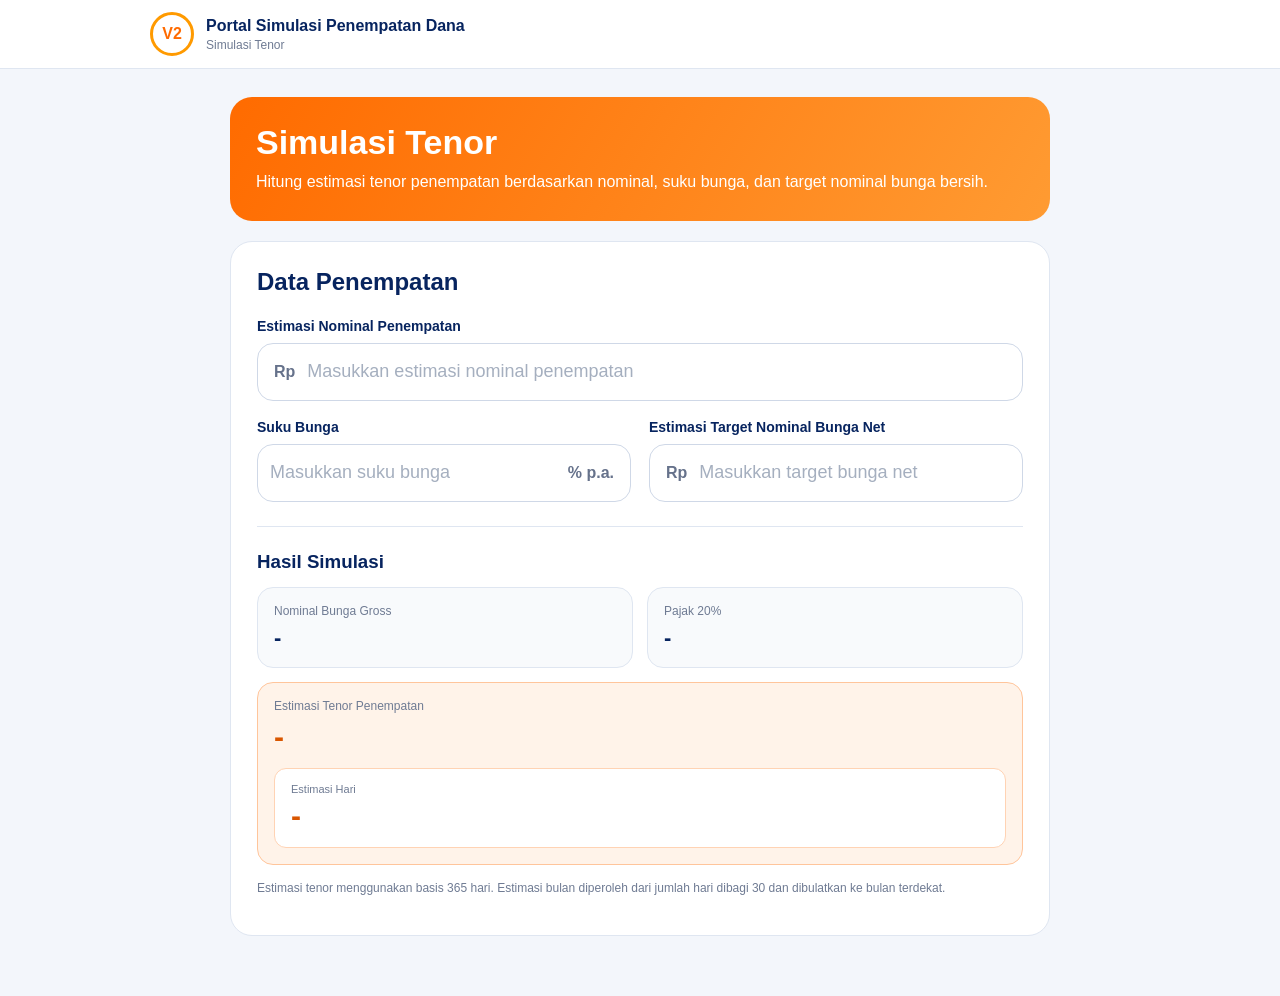
<file: simulasi-tenor.html>
<!doctype html>
<html lang="id">
<head>
  <meta charset="utf-8">
  <meta name="viewport" content="width=device-width, initial-scale=1">
  <title>Simulasi Tenor</title>

  <style>
    :root{
      --orange:#ff6b00;
      --orange-2:#ff9b32;
      --orange-soft:#fff3e9;
      --navy:#07245f;
      --text:#27324b;
      --muted:#6f7b93;
      --line:#dfe6f1;
      --bg:#f3f6fb;
      --white:#ffffff;
    }

    *{box-sizing:border-box}

    body{
      margin:0;
      font-family:"Segoe UI",Arial,sans-serif;
      background:var(--bg);
      color:var(--text);
    }

    input,button{font:inherit}

    .topbar{
      background:var(--white);
      border-bottom:1px solid var(--line);
    }

    .topbar-inner{
      width:min(980px,calc(100% - 28px));
      height:68px;
      margin:auto;
      display:flex;
      align-items:center;
      gap:12px;
    }

    .brand{
      width:44px;
      height:44px;
      border:3px solid #ff9a00;
      border-radius:50%;
      display:grid;
      place-items:center;
      color:var(--orange);
      font-weight:900;
      background:#fff;
    }

    .brand-copy strong{
      display:block;
      color:var(--navy);
    }

    .brand-copy span{
      display:block;
      margin-top:3px;
      font-size:12px;
      color:var(--muted);
    }

    .page{
      width:min(820px,calc(100% - 28px));
      margin:28px auto 60px;
    }

    .hero{
      padding:26px;
      border-radius:22px;
      color:#fff;
      background:linear-gradient(120deg,var(--orange),var(--orange-2));
      margin-bottom:20px;
    }

    .hero h1{
      margin:0 0 8px;
      font-size:34px;
    }

    .hero p{
      margin:0;
      line-height:1.55;
    }

    .panel{
      padding:26px;
      background:#fff;
      border:1px solid var(--line);
      border-radius:22px;
    }

    .panel h2{
      margin:0 0 22px;
      color:var(--navy);
    }

    .grid{
      display:grid;
      grid-template-columns:1fr 1fr;
      gap:18px;
    }

    .full{grid-column:1 / -1}

    label{
      display:block;
      margin-bottom:9px;
      color:var(--navy);
      font-size:14px;
      font-weight:800;
    }

    .input{
      display:flex;
      align-items:center;
      min-height:58px;
      border:1.5px solid #cfd8e7;
      border-radius:16px;
      background:#fff;
      overflow:hidden;
      transition:.18s ease;
    }

    .input:focus-within{
      border-color:var(--orange);
      box-shadow:0 0 0 4px rgba(255,107,0,.13);
    }

    .input input{
      width:100%;
      height:56px;
      border:0;
      outline:0;
      background:transparent;
      padding:0 12px;
      font-size:18px;
      color:#35415a;
    }

    .input input::placeholder{
      color:#a5afbf;
    }

    .prefix,
    .suffix{
      color:#66728b;
      font-weight:800;
      white-space:nowrap;
    }

    .prefix{padding-left:16px}
    .suffix{padding-right:16px}

    .results{
      margin-top:24px;
      padding-top:24px;
      border-top:1px solid var(--line);
    }

    .results h3{
      margin:0 0 14px;
      color:var(--navy);
    }

    .result-grid{
      display:grid;
      grid-template-columns:1fr 1fr;
      gap:14px;
    }

    .card{
      padding:16px;
      border:1px solid var(--line);
      border-radius:16px;
      background:#f8fafc;
    }

    .card span{
      display:block;
      margin-bottom:7px;
      color:var(--muted);
      font-size:12px;
    }

    .card strong{
      display:block;
      color:var(--navy);
      font-size:22px;
      overflow-wrap:anywhere;
    }

    .card.main{
      grid-column:1 / -1;
      background:var(--orange-soft);
      border-color:#ffc59b;
    }

    .card.main strong{
      color:#d95600;
      font-size:30px;
    }

    .tenor-detail{
      margin-top:14px;
    }

    .tenor-chip{
      padding:14px 16px;
      border-radius:12px;
      background:#fff;
      border:1px solid #ffd3b4;
    }

    .tenor-chip span{
      display:block;
      margin-bottom:4px;
      color:var(--muted);
      font-size:11px;
    }

    .tenor-chip strong{
      color:#d95600;
      font-size:20px;
    }

    .note{
      margin-top:14px;
      color:var(--muted);
      font-size:12px;
      line-height:1.55;
    }

    @media(max-width:680px){
      .brand-copy span{display:none}
      .page{margin-top:18px}
      .hero{padding:22px 18px}
      .hero h1{font-size:28px}
      .panel{padding:18px 14px}
      .grid{grid-template-columns:1fr}
      .full{grid-column:auto}
      .result-grid{grid-template-columns:1fr}
      .card.main{grid-column:auto}
      .card strong{font-size:20px}
      .card.main strong{font-size:26px}
    }
  </style>
</head>

<body>
  <header class="topbar">
    <div class="topbar-inner">
      <div class="brand">V2</div>
      <div class="brand-copy">
        <strong>Portal Simulasi Penempatan Dana</strong>
        <span>Simulasi Tenor</span>
      </div>
    </div>
  </header>

  <main class="page">
    <section class="hero">
      <h1>Simulasi Tenor</h1>
      <p>
        Hitung estimasi tenor penempatan berdasarkan nominal, suku bunga,
        dan target nominal bunga bersih.
      </p>
    </section>

    <section class="panel">
      <h2>Data Penempatan</h2>

      <div class="grid">
        <div class="full">
          <label for="nominal">Estimasi Nominal Penempatan</label>
          <div class="input">
            <span class="prefix">Rp</span>
            <input
              id="nominal"
              type="text"
              inputmode="numeric"
              value=""
              placeholder="Masukkan estimasi nominal penempatan"
              autocomplete="off"
            >
          </div>
        </div>

        <div>
          <label for="rate">Suku Bunga</label>
          <div class="input">
            <input
              id="rate"
              type="text"
              inputmode="decimal"
              value=""
              placeholder="Masukkan suku bunga"
              autocomplete="off"
            >
            <span class="suffix">% p.a.</span>
          </div>
        </div>

        <div>
          <label for="targetNet">Estimasi Target Nominal Bunga Net</label>
          <div class="input">
            <span class="prefix">Rp</span>
            <input
              id="targetNet"
              type="text"
              inputmode="numeric"
              value=""
              placeholder="Masukkan target bunga net"
              autocomplete="off"
            >
          </div>
        </div>
      </div>

      <section class="results">
        <h3>Hasil Simulasi</h3>

        <div class="result-grid">
          <div class="card">
            <span>Nominal Bunga Gross</span>
            <strong id="gross">-</strong>
          </div>

          <div class="card">
            <span>Pajak 20%</span>
            <strong id="tax">-</strong>
          </div>

          <div class="card main">
            <span>Estimasi Tenor Penempatan</span>
            <strong id="tenorResult">-</strong>

            <div class="tenor-detail">
              <div class="tenor-chip">
                <span>Estimasi Hari</span>
                <strong id="daysResult">-</strong>
              </div>
            </div>
          </div>
        </div>
      </section>

      <p class="note">
        Estimasi tenor menggunakan basis 365 hari. Estimasi bulan diperoleh
        dari jumlah hari dibagi 30 dan dibulatkan ke bulan terdekat.
      </p>
    </section>
  </main>

  <script>
    const nominal = document.getElementById("nominal");
    const rate = document.getElementById("rate");
    const targetNet = document.getElementById("targetNet");

    const gross = document.getElementById("gross");
    const tax = document.getElementById("tax");
    const tenorResult = document.getElementById("tenorResult");
    const daysResult = document.getElementById("daysResult");

    function onlyDigits(value){
      return String(value).replace(/\D/g,"");
    }

    function normalizeRate(value){
      return String(value)
        .replace(/,/g,".")
        .replace(/[^0-9.]/g,"")
        .replace(/(\..*)\./g,"$1");
    }

    function formatRupiah(value){
      return "Rp " + Math.round(value || 0).toLocaleString("id-ID");
    }

    function formatNominalInput(input){
      const raw = onlyDigits(input.value);
      input.value = raw
        ? Number(raw).toLocaleString("id-ID")
        : "";
    }

    function resetResults(){
      gross.textContent = "-";
      tax.textContent = "-";
      tenorResult.textContent = "-";
      daysResult.textContent = "-";
    }

    function calculate(){
      const nominalValue =
        Number(onlyDigits(nominal.value)) || 0;

      const annualRate =
        Number(normalizeRate(rate.value)) || 0;

      const targetNetValue =
        Number(onlyDigits(targetNet.value)) || 0;

      if(!nominalValue || !annualRate || !targetNetValue){
        resetResults();
        return;
      }

      const grossValue = targetNetValue / 0.8;
      const taxValue = grossValue * 0.20;

      const estimatedDays =
        grossValue /
        (nominalValue * (annualRate / 100)) *
        365;

      const roundedDays = Math.round(estimatedDays);
      const estimatedMonths =
        Math.max(1, Math.round(roundedDays / 30));

      gross.textContent = formatRupiah(grossValue);
      tax.textContent = "- " + formatRupiah(taxValue);
      tenorResult.textContent = estimatedMonths + " bulan";
      daysResult.textContent = roundedDays + " hari";
    }

    nominal.addEventListener("input",()=>{
      formatNominalInput(nominal);
      calculate();
    });

    targetNet.addEventListener("input",()=>{
      formatNominalInput(targetNet);
      calculate();
    });

    rate.addEventListener("input",()=>{
      rate.value = normalizeRate(rate.value);
      calculate();
    });

    resetResults();
  </script>
</body>
</html>
</file>
<file: assets/style.css>
*{box-sizing:border-box}
:root{--orange:#ff6b00;--orange2:#ff9d32;--navy:#08245f;--text:#25314d;--muted:#6f7b95;--line:#e4e9f2;--bg:#f3f6fb}
body{margin:0;font-family:Inter,Segoe UI,Arial,sans-serif;color:var(--text);background:var(--bg)}
.wrap,.page-wrap{width:min(1080px,calc(100% - 36px));margin:auto}
.hero{background:linear-gradient(115deg,var(--orange),var(--orange2));color:#fff;padding:34px 0 95px}
.brand-row{display:flex;align-items:center;gap:12px;font-weight:800}.brand-mark,.mini-brand{display:grid;place-items:center;background:#fff;color:var(--orange);font-weight:900}
.brand-mark{width:42px;height:42px;border-radius:12px;font-size:22px}.brand-name{font-size:16px}
.hero h1{font-size:46px;line-height:1.08;margin:28px 0 8px;max-width:760px}.hero p{font-size:17px;line-height:1.6;max-width:700px;margin:0}
.content{margin-top:-48px}.search-card{background:#fff;padding:14px;border-radius:18px;box-shadow:0 18px 45px rgba(25,52,100,.12)}
.search-card input{width:100%;height:54px;border:1px solid #ccd5e5;border-radius:13px;padding:0 16px;font-size:15px;outline:none}
.section-head{display:flex;align-items:center;justify-content:space-between;margin:34px 2px 14px}.section-head h2{color:var(--navy);font-size:26px;margin:0}.section-head span{font-size:13px;color:var(--muted)}
.grid{display:grid;grid-template-columns:repeat(2,minmax(0,1fr));gap:18px}.card{background:#fff;border:1px solid var(--line);border-radius:18px;padding:20px;box-shadow:0 10px 28px rgba(20,45,90,.06);display:flex;flex-direction:column;min-height:300px}
.icon{width:48px;height:48px;border-radius:14px;display:grid;place-items:center;font-size:23px}.orange-soft{background:#fff0e5}.blue-soft{background:#eaf0ff}.pink-soft{background:#ffe9f0}.purple-soft{background:#f1eaff}
.status{align-self:flex-start;margin:12px 0 8px;background:#eaf9ef;color:#138a43;font-size:12px;font-weight:800;padding:6px 10px;border-radius:999px}.card h3{font-size:20px;color:var(--navy);margin:5px 0 8px}.card p{margin:0 0 20px;color:var(--muted);line-height:1.55;font-size:14px}.primary-btn{margin-top:auto;background:linear-gradient(90deg,var(--orange),#ff7f00);color:#fff;text-decoration:none;text-align:center;font-weight:800;padding:14px;border-radius:12px}
footer{text-align:center;color:var(--muted);font-size:12px;padding:56px 0 28px}
.topbar{background:#fff;border-bottom:1px solid var(--line);position:sticky;top:0;z-index:10}.topbar-inner{height:72px;display:flex;align-items:center;gap:12px}.back{font-size:28px;text-decoration:none;color:var(--navy)}.mini-brand{width:42px;height:42px;border:3px solid #ff9d00;border-radius:50%}.topbar strong{display:block;color:var(--navy)}.topbar span{font-size:12px;color:var(--muted)}
.calc-page{padding:34px 0 60px}.calc-card{max-width:760px;margin:auto;background:#fff;border:1px solid var(--line);border-radius:22px;padding:28px;box-shadow:0 18px 45px rgba(25,52,100,.09)}
.calc-title{padding-bottom:20px;border-bottom:1px solid var(--line)}.calc-title h1{margin:0 0 6px;color:var(--navy);font-size:28px}.calc-title p{margin:0;color:var(--muted)}
.form-grid{display:grid;gap:18px;margin-top:22px}label{font-weight:700;color:var(--text);font-size:14px}input{font:inherit}
label>input,.readonly{width:100%;height:54px;border:1px solid #ccd5e5;border-radius:12px;padding:0 14px;margin-top:9px;background:#fff;font-size:17px}.readonly{background:#f7f9fc;color:#59657d}
.stepper{display:flex;align-items:center;height:56px;border:1px solid #ccd5e5;border-radius:12px;overflow:hidden;margin-top:9px;background:#fff}.stepper span{padding-left:14px;font-weight:700}.stepper input{flex:1;border:0;outline:0;padding:0 10px;font-size:17px;min-width:0}.stepper button{width:52px;height:100%;border:0;background:#fff;font-size:26px;font-weight:700;color:var(--navy);cursor:pointer}
.tenor-row{display:grid;grid-template-columns:repeat(4,1fr);gap:10px;margin-top:9px}.tenor-row.five{grid-template-columns:repeat(5,1fr)}.tenor{height:50px;border:1px solid #d7deea;border-radius:10px;background:#f8fafc;font-weight:800;color:#59657d;cursor:pointer}.tenor.active{background:linear-gradient(90deg,var(--orange),#ff9b00);border-color:transparent;color:#fff}
.result-box{border:1px solid var(--line);border-radius:14px;padding:15px 16px;background:#f8fafc}.result-box span{display:block;font-size:12px;color:var(--muted);margin-bottom:6px}.result-box strong{font-size:21px;color:var(--navy)}.result-box.accent{background:#fff4eb;border-color:#ffd2b3}.result-box.accent strong{color:#d95500}.note{font-size:12px;line-height:1.55;color:var(--muted);margin:20px 2px 0}
@media(max-width:720px){.hero{padding:26px 0 78px}.hero h1{font-size:34px}.grid{grid-template-columns:1fr}.section-head{align-items:flex-end}.calc-card{padding:20px;border-radius:16px}.tenor-row,.tenor-row.five{grid-template-columns:repeat(2,1fr)}}

/* Clean input fields: no plus/minus controls */
.clean-input{
  display:flex;
  align-items:center;
  min-height:56px;
  border:1px solid #ccd5e5;
  border-radius:12px;
  overflow:hidden;
  margin-top:9px;
  background:#fff;
  width:100%;
}
.clean-input > span{
  padding-left:14px;
  font-weight:800;
  color:var(--navy);
  white-space:nowrap;
}
.clean-input input{
  width:100%;
  min-width:0;
  height:56px;
  border:0;
  outline:0;
  padding:0 14px;
  font-size:17px;
  font-weight:700;
  color:var(--navy);
  background:transparent;
}
.clean-input input[type="number"]{
  appearance:textfield;
  -moz-appearance:textfield;
}
.clean-input input[type="number"]::-webkit-outer-spin-button,
.clean-input input[type="number"]::-webkit-inner-spin-button{
  -webkit-appearance:none;
  margin:0;
}

/* Better phone responsiveness */
@media(max-width:600px){
  .wrap,.page-wrap{
    width:min(100% - 24px,1080px);
  }
  .hero{
    padding:22px 0 70px;
  }
  .brand-row{
    gap:10px;
  }
  .brand-mark{
    width:38px;
    height:38px;
    font-size:19px;
  }
  .brand-name{
    font-size:14px;
  }
  .hero h1{
    font-size:30px;
    line-height:1.15;
    margin-top:22px;
  }
  .hero p{
    font-size:14px;
  }
  .content{
    margin-top:-38px;
  }
  .search-card{
    padding:10px;
    border-radius:15px;
  }
  .search-card input{
    height:50px;
    font-size:14px;
  }
  .section-head h2{
    font-size:22px;
  }
  .section-head span{
    font-size:12px;
  }
  .grid{
    grid-template-columns:1fr;
    gap:14px;
  }
  .card{
    min-height:auto;
    padding:18px;
  }
  .primary-btn{
    padding:13px;
  }

  .topbar-inner{
    height:64px;
  }
  .topbar strong{
    font-size:14px;
  }
  .topbar span{
    display:none;
  }
  .mini-brand{
    width:38px;
    height:38px;
  }
  .calc-page{
    padding:16px 0 28px;
  }
  .calc-card{
    width:100%;
    padding:18px 16px;
    border-radius:16px;
  }
  .calc-title h1{
    font-size:24px;
  }
  .calc-title p{
    font-size:13px;
    line-height:1.5;
  }
  .form-grid{
    gap:16px;
  }
  label{
    font-size:14px;
  }
  label>input,.readonly,
  .clean-input{
    min-height:54px;
  }
  .clean-input input{
    height:54px;
    font-size:16px;
  }
  .tenor-row,
  .tenor-row.five{
    grid-template-columns:repeat(2,minmax(0,1fr));
    gap:8px;
  }
  .tenor{
    height:48px;
    font-size:14px;
  }
  .result-box{
    padding:14px;
  }
  .result-box strong{
    font-size:19px;
    overflow-wrap:anywhere;
  }
}


/* Modern form panel and input treatment */
.data-panel{
  margin-top:22px;
  padding:24px;
  border:1px solid #dfe6f1;
  border-radius:20px;
  background:#fff;
  box-shadow:0 10px 28px rgba(25,52,100,.05);
}
.data-panel h2{
  margin:0 0 18px;
  color:var(--navy);
  font-size:22px;
  line-height:1.2;
}
.data-panel .form-grid{
  margin-top:0;
}

.clean-input,
label > input,
.readonly{
  border:1.5px solid #cdd7e7;
  border-radius:15px;
  background:#fff;
  transition:border-color .18s ease, box-shadow .18s ease, background .18s ease;
}
.clean-input:focus-within,
label > input:focus{
  border-color:#ff6b00;
  box-shadow:0 0 0 4px rgba(255,107,0,.14);
  outline:none;
}
.clean-input > span{
  color:#657089;
  font-size:16px;
  font-weight:800;
}
.clean-input input{
  color:#36415a;
  font-size:18px;
  font-weight:500;
}
.clean-input input::placeholder{
  color:#a3adbd;
}
.readonly{
  background:#f7f9fc;
}

@media(max-width:600px){
  .data-panel{
    padding:18px 14px;
    border-radius:16px;
  }
  .data-panel h2{
    font-size:20px;
    margin-bottom:14px;
  }
  .clean-input,
  label > input,
  .readonly{
    border-radius:13px;
  }
  .clean-input > span{
    font-size:15px;
  }
  .clean-input input{
    font-size:16px;
  }
}
</file>
